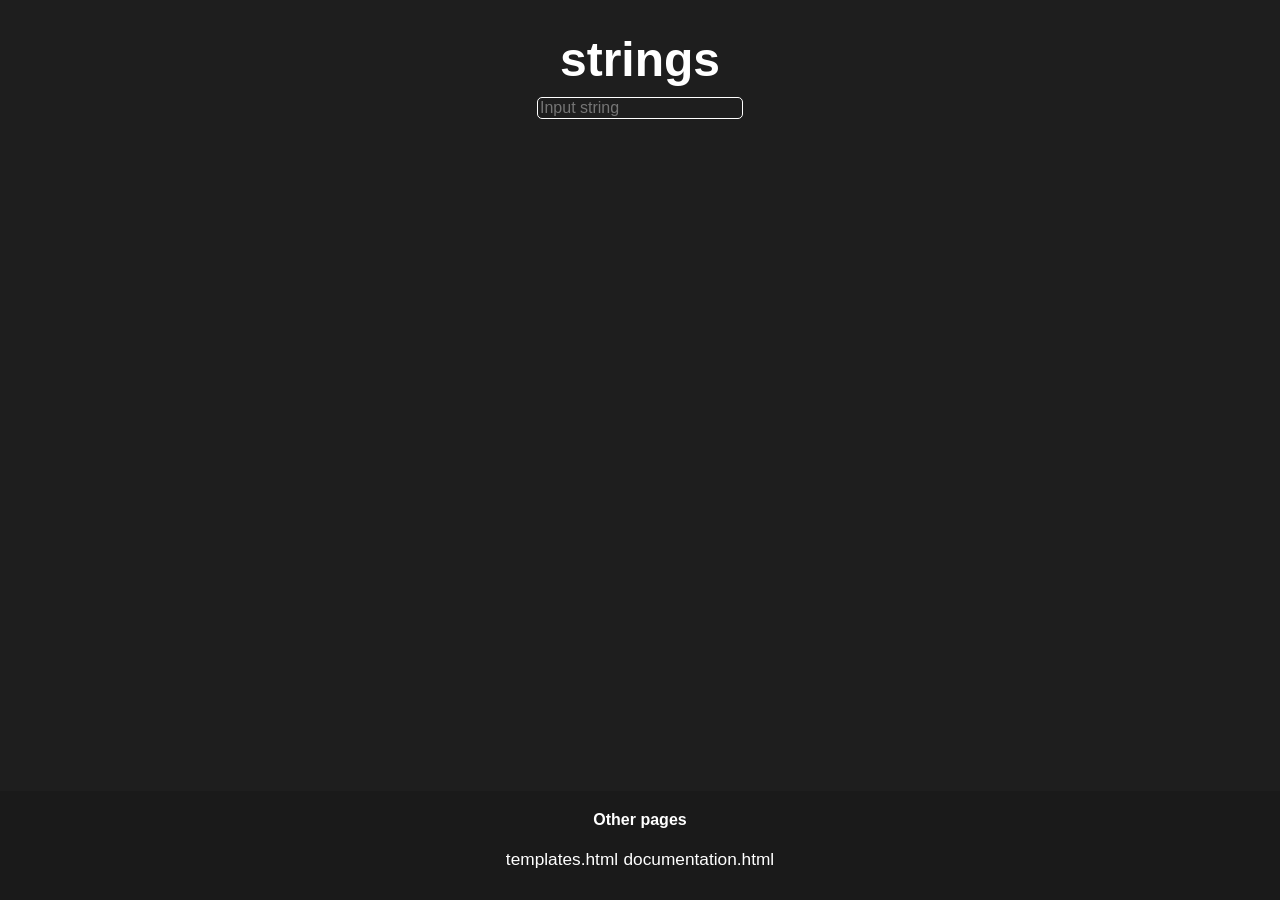
<file: index.html>
<!DOCTYPE html>
<head>
   <meta charset="UTF-8">
   <meta name="viewport" content="width=device-width, initial-scale=1.0">
   <link rel="stylesheet" href="style.css">
   <link rel="icon" type="image/x-icon" href="img/logo.png">
   <title>placeholder name</title>
</head>
<body>
    <div class="centered">
        <h1>strings</h1>
        <input id="string-input-1" placeholder="Input string"></input><br>
        <!-- <button onclick="formatString()">Submit</button> -->

        <div id="string-output-1"></div>
        <p id="first-str-display"></p>
        <div id="string-input-container-2"></div>
        <div id="string-output-2"></div>
    </div>


    <footer style="bottom: 0px">
        <div class="footer-content">
            <strong>Other pages</strong><br>
            <p>
                <a href="templates.html" class="footer-link" target="_blank">templates.html</a>
                <a href="documentation.html" class="footer-link" target="_blank">documentation.html</a>
            </p>
        </div>
    </footer>

    <script src="stringFunctions.js"></script>
    <script src="index.js"></script>

</body>
</html>
</file>
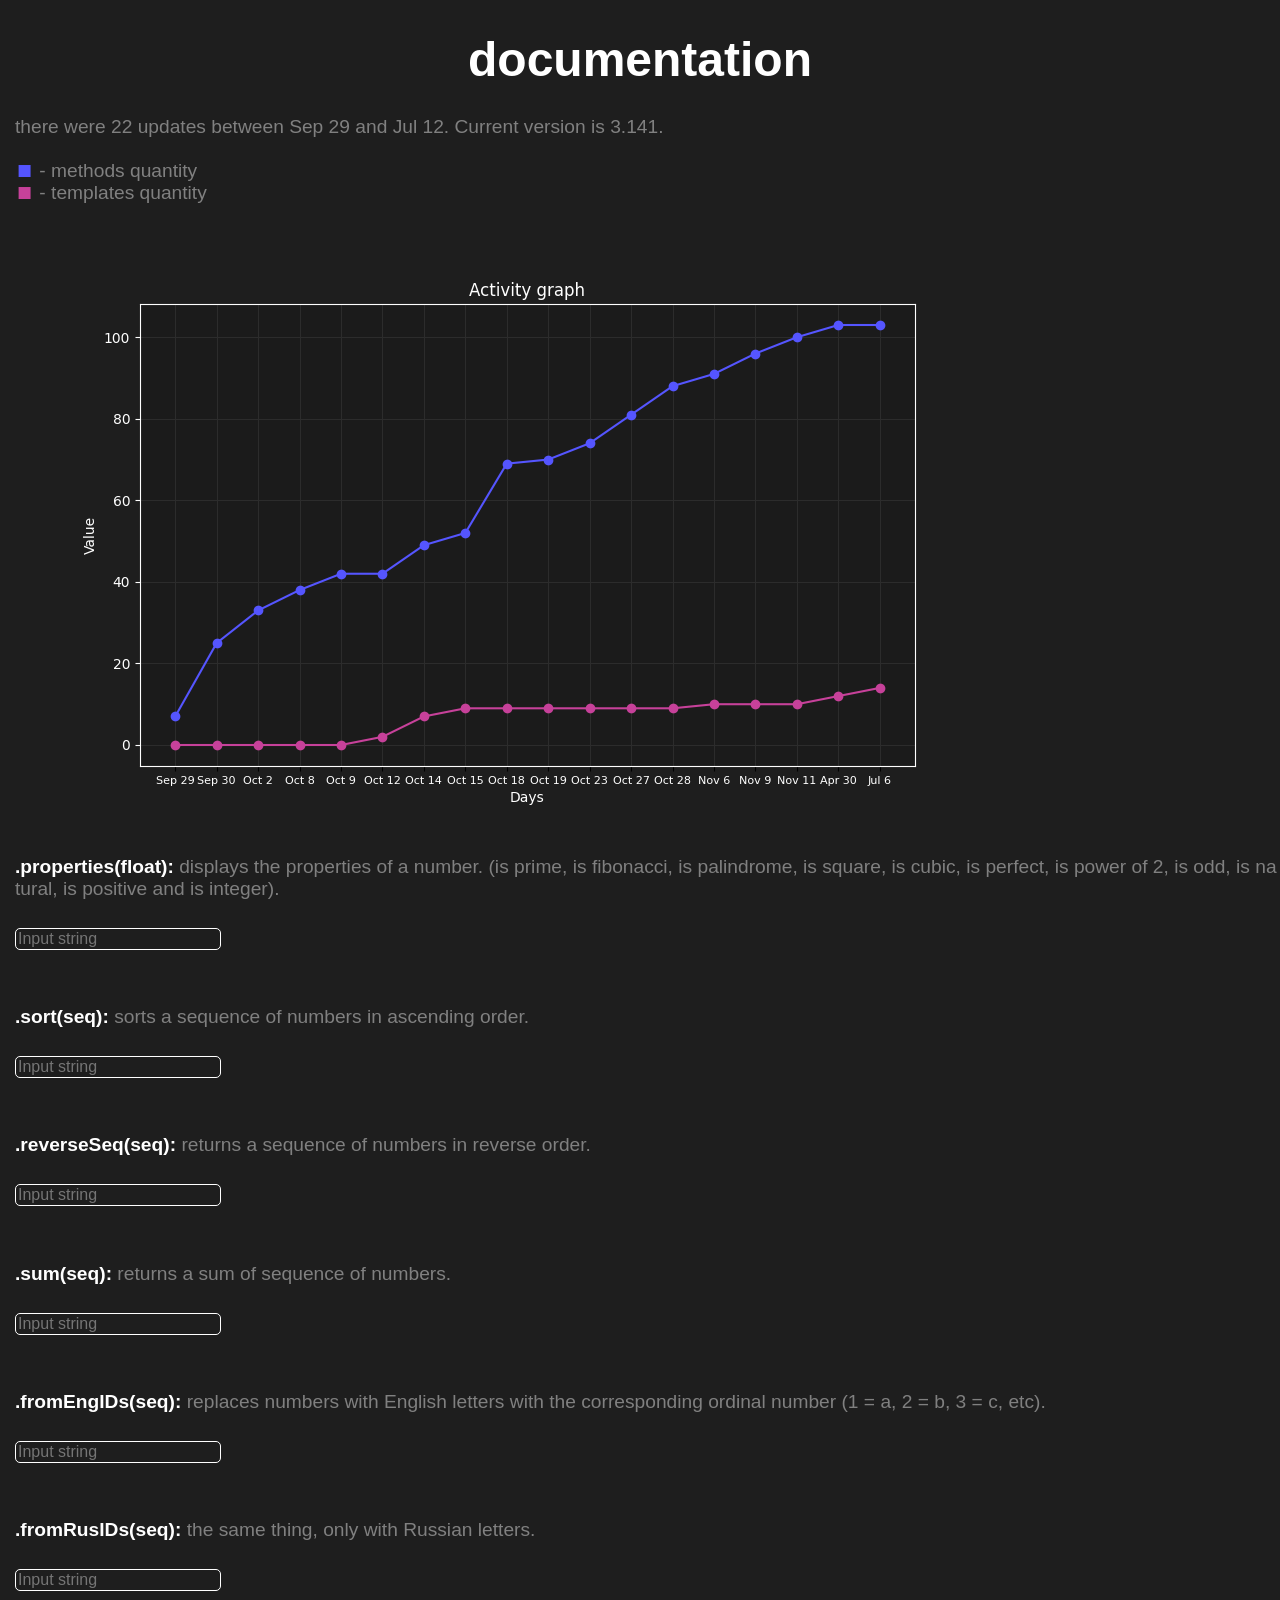
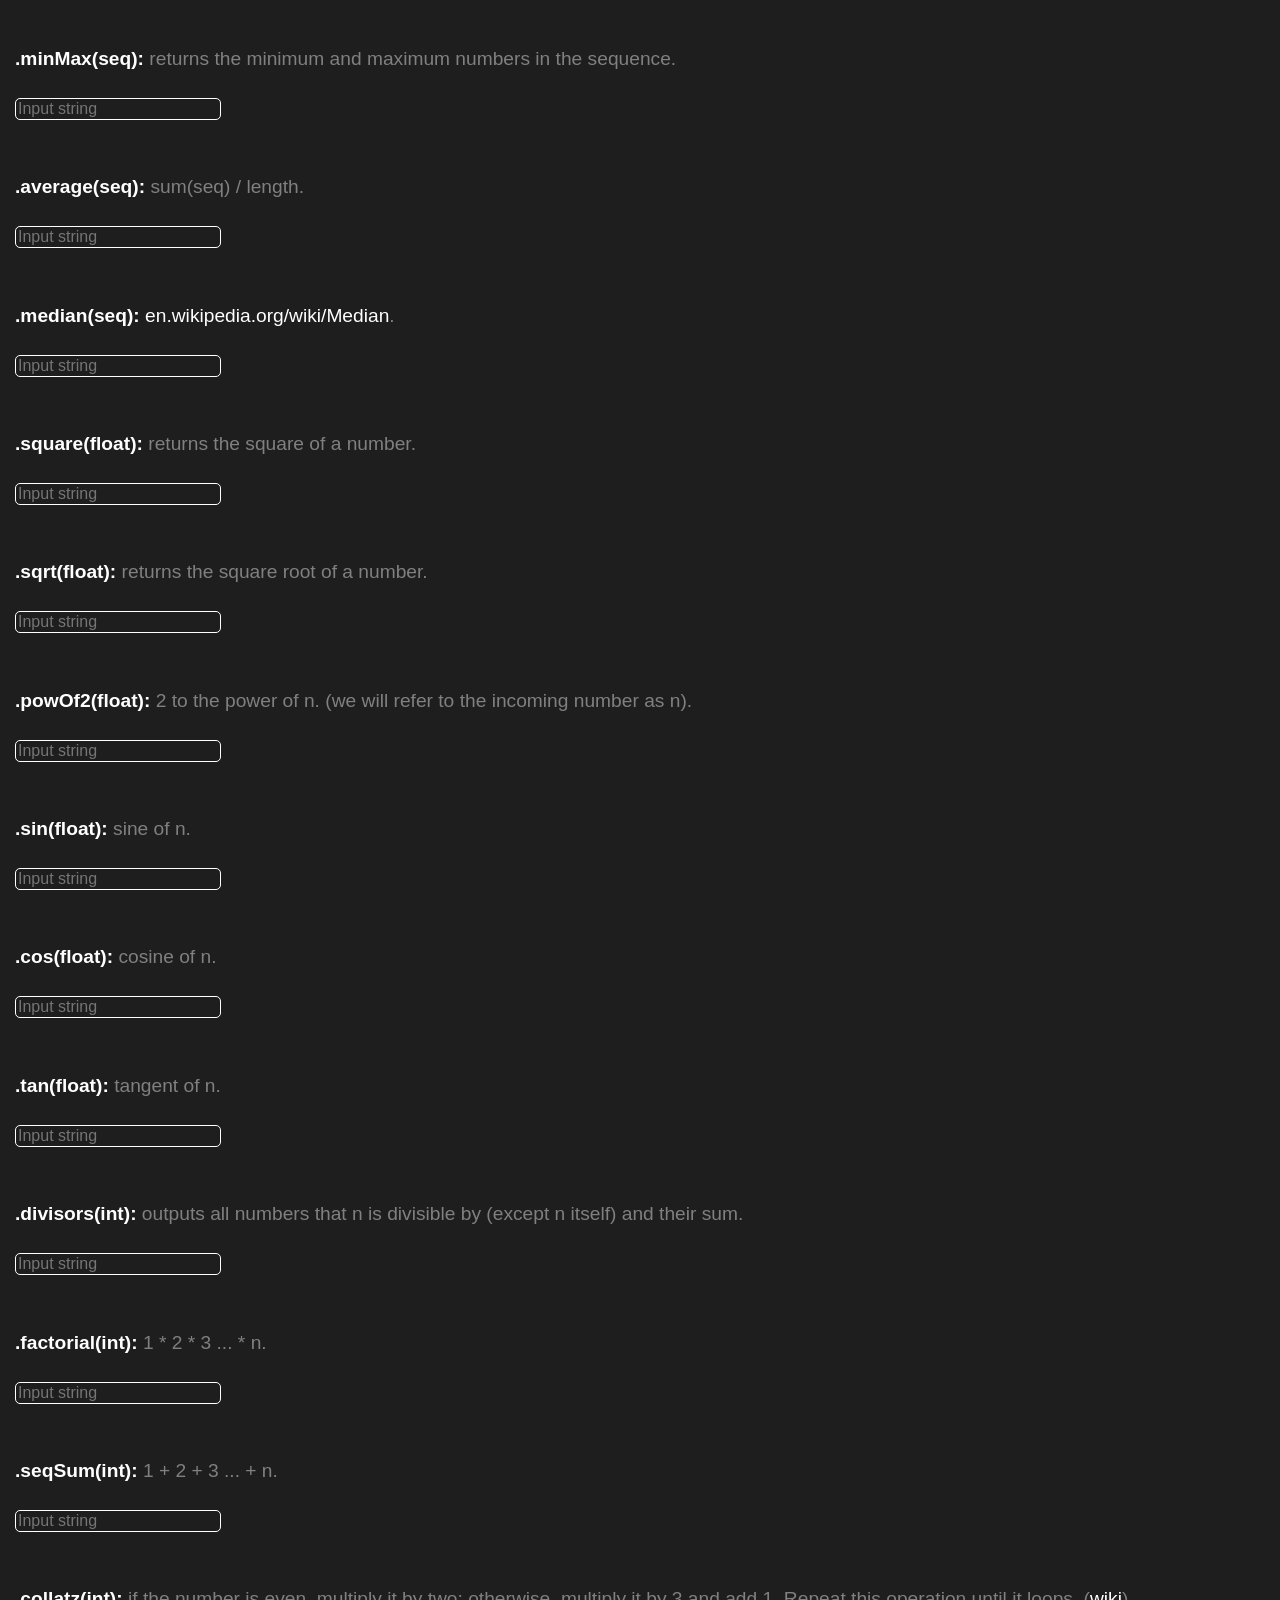
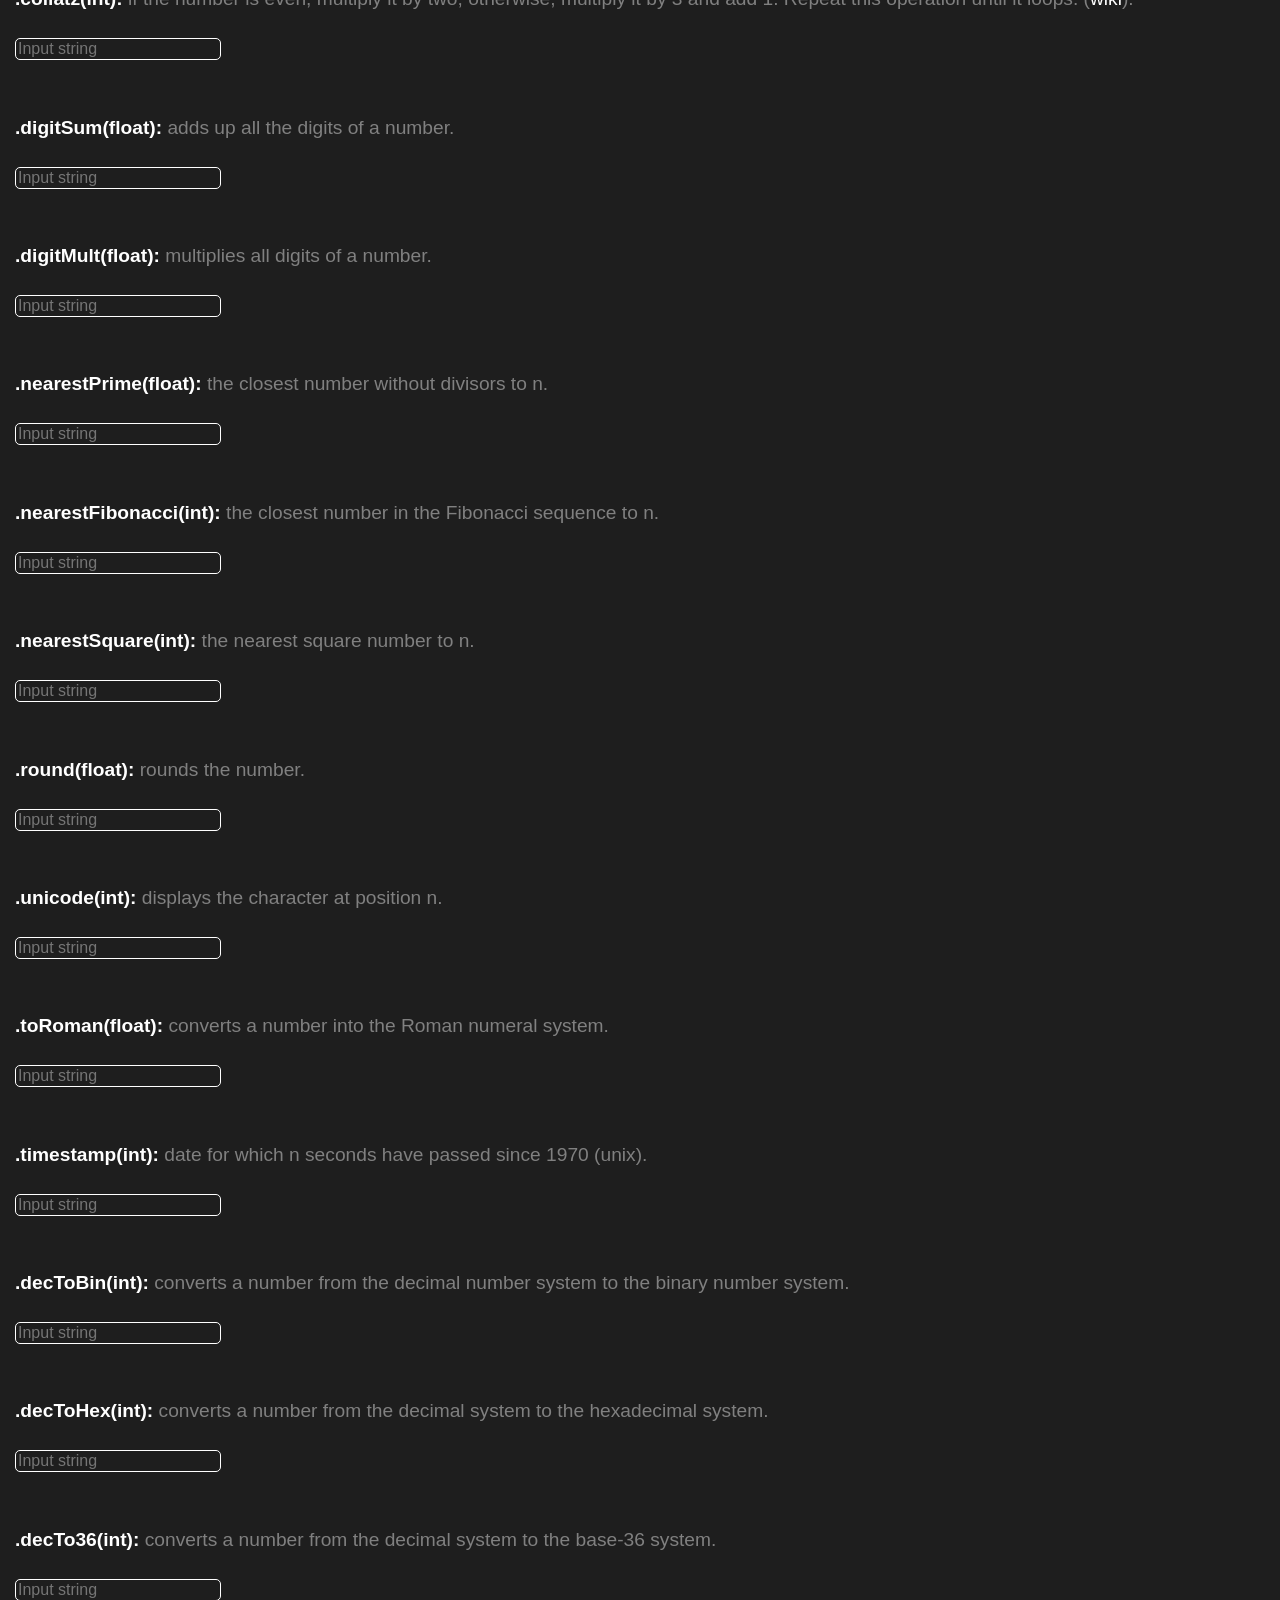
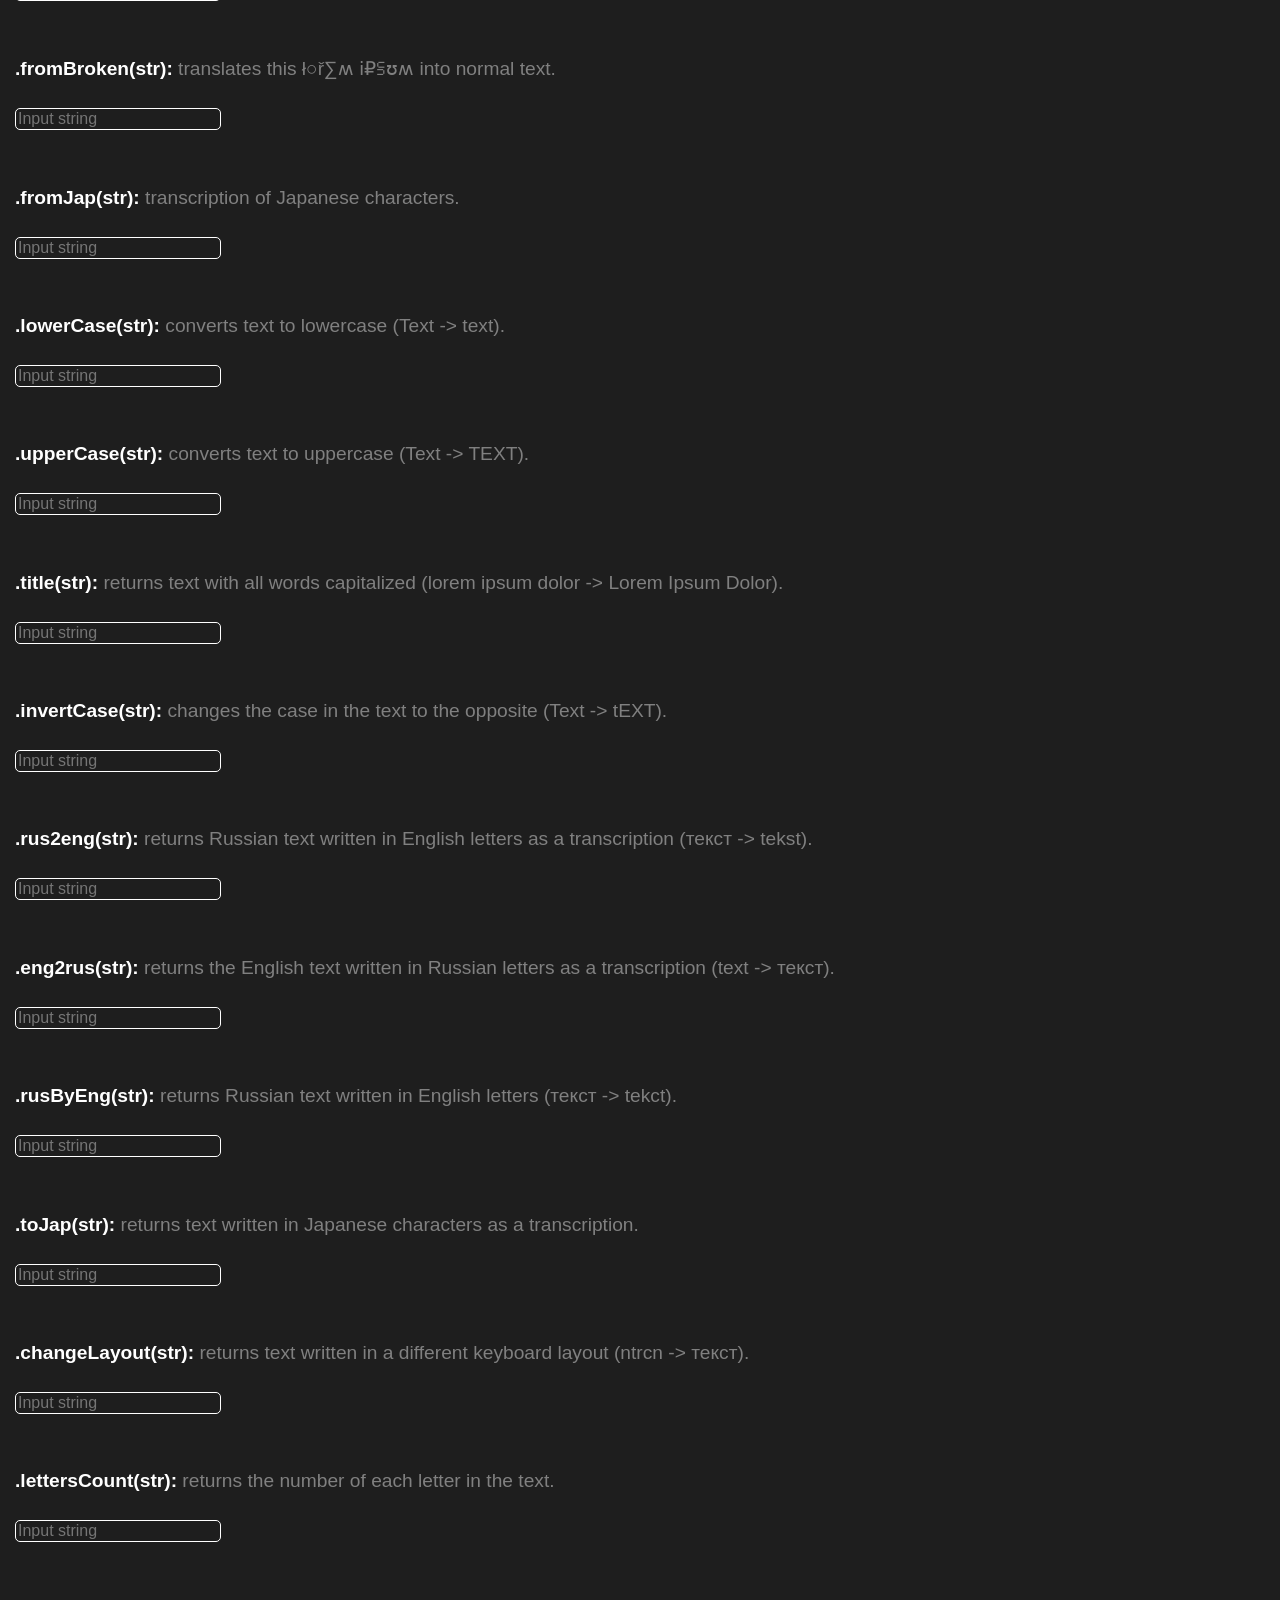
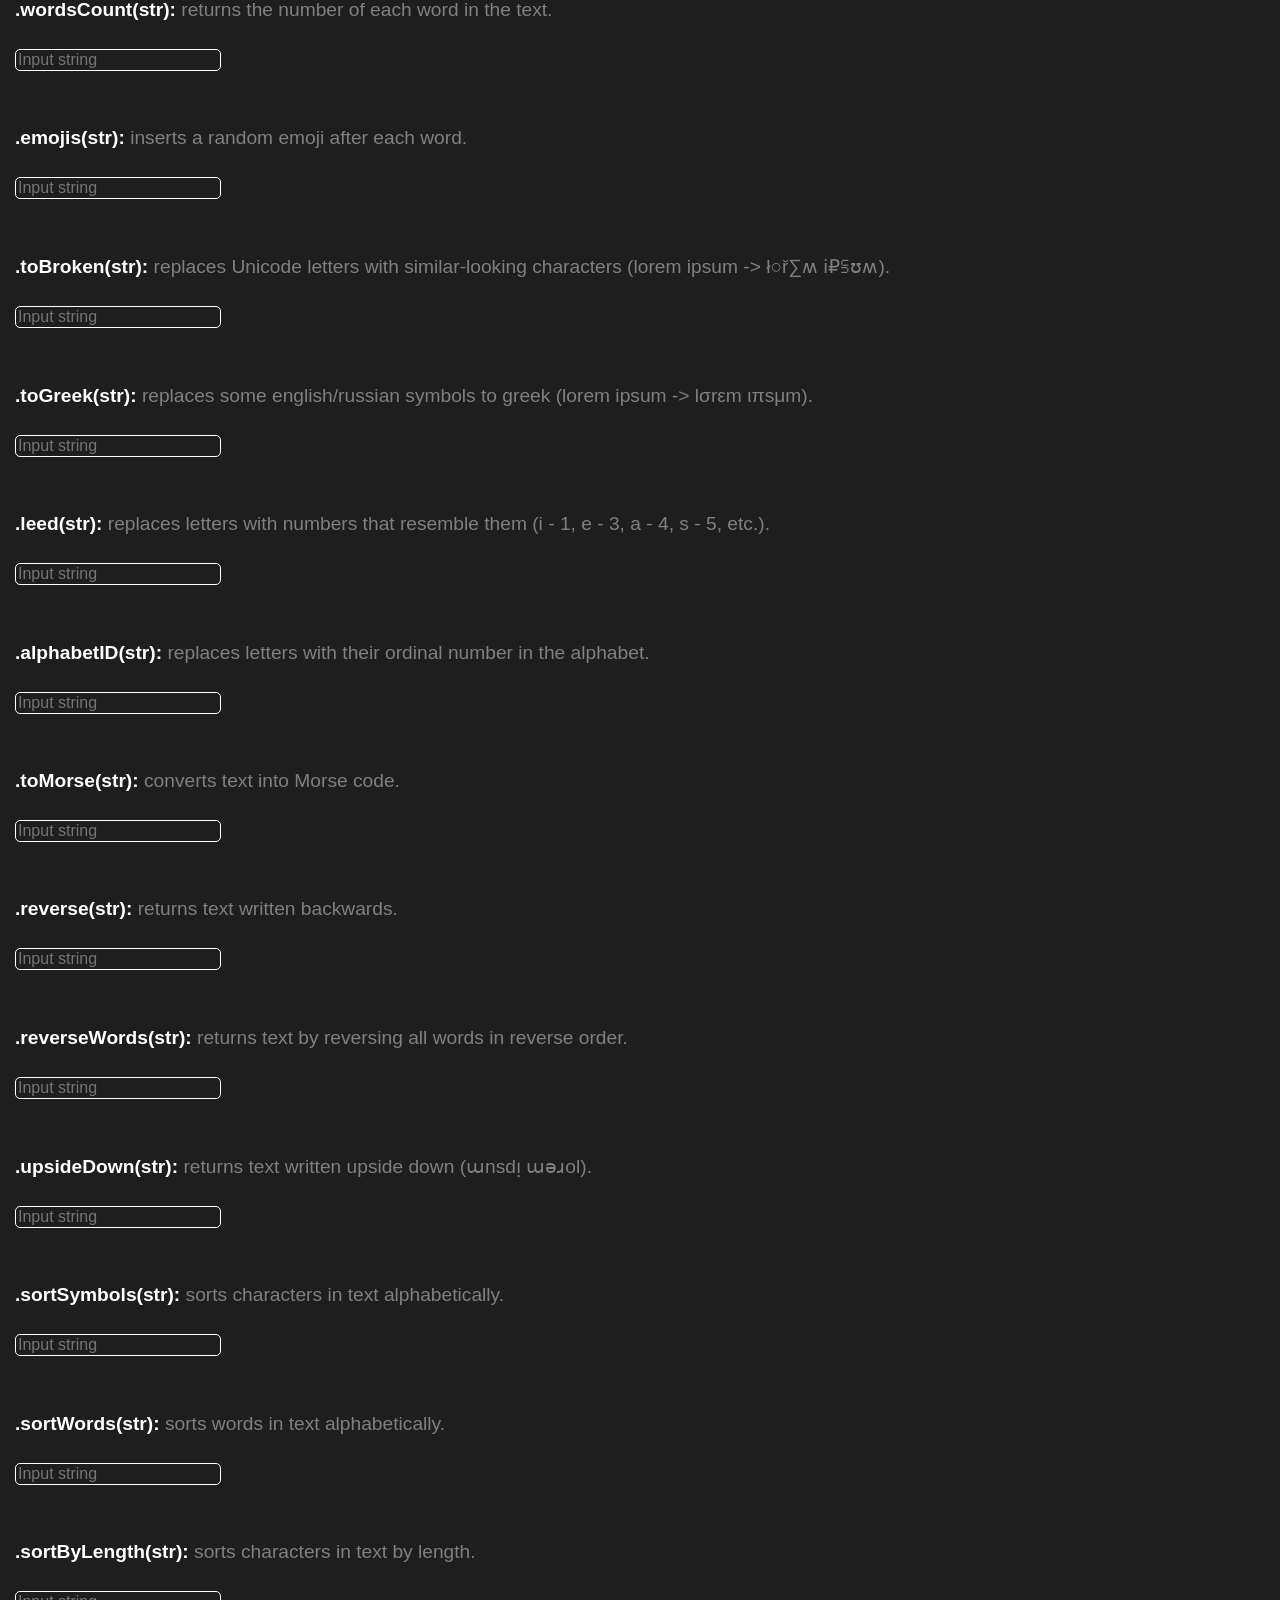
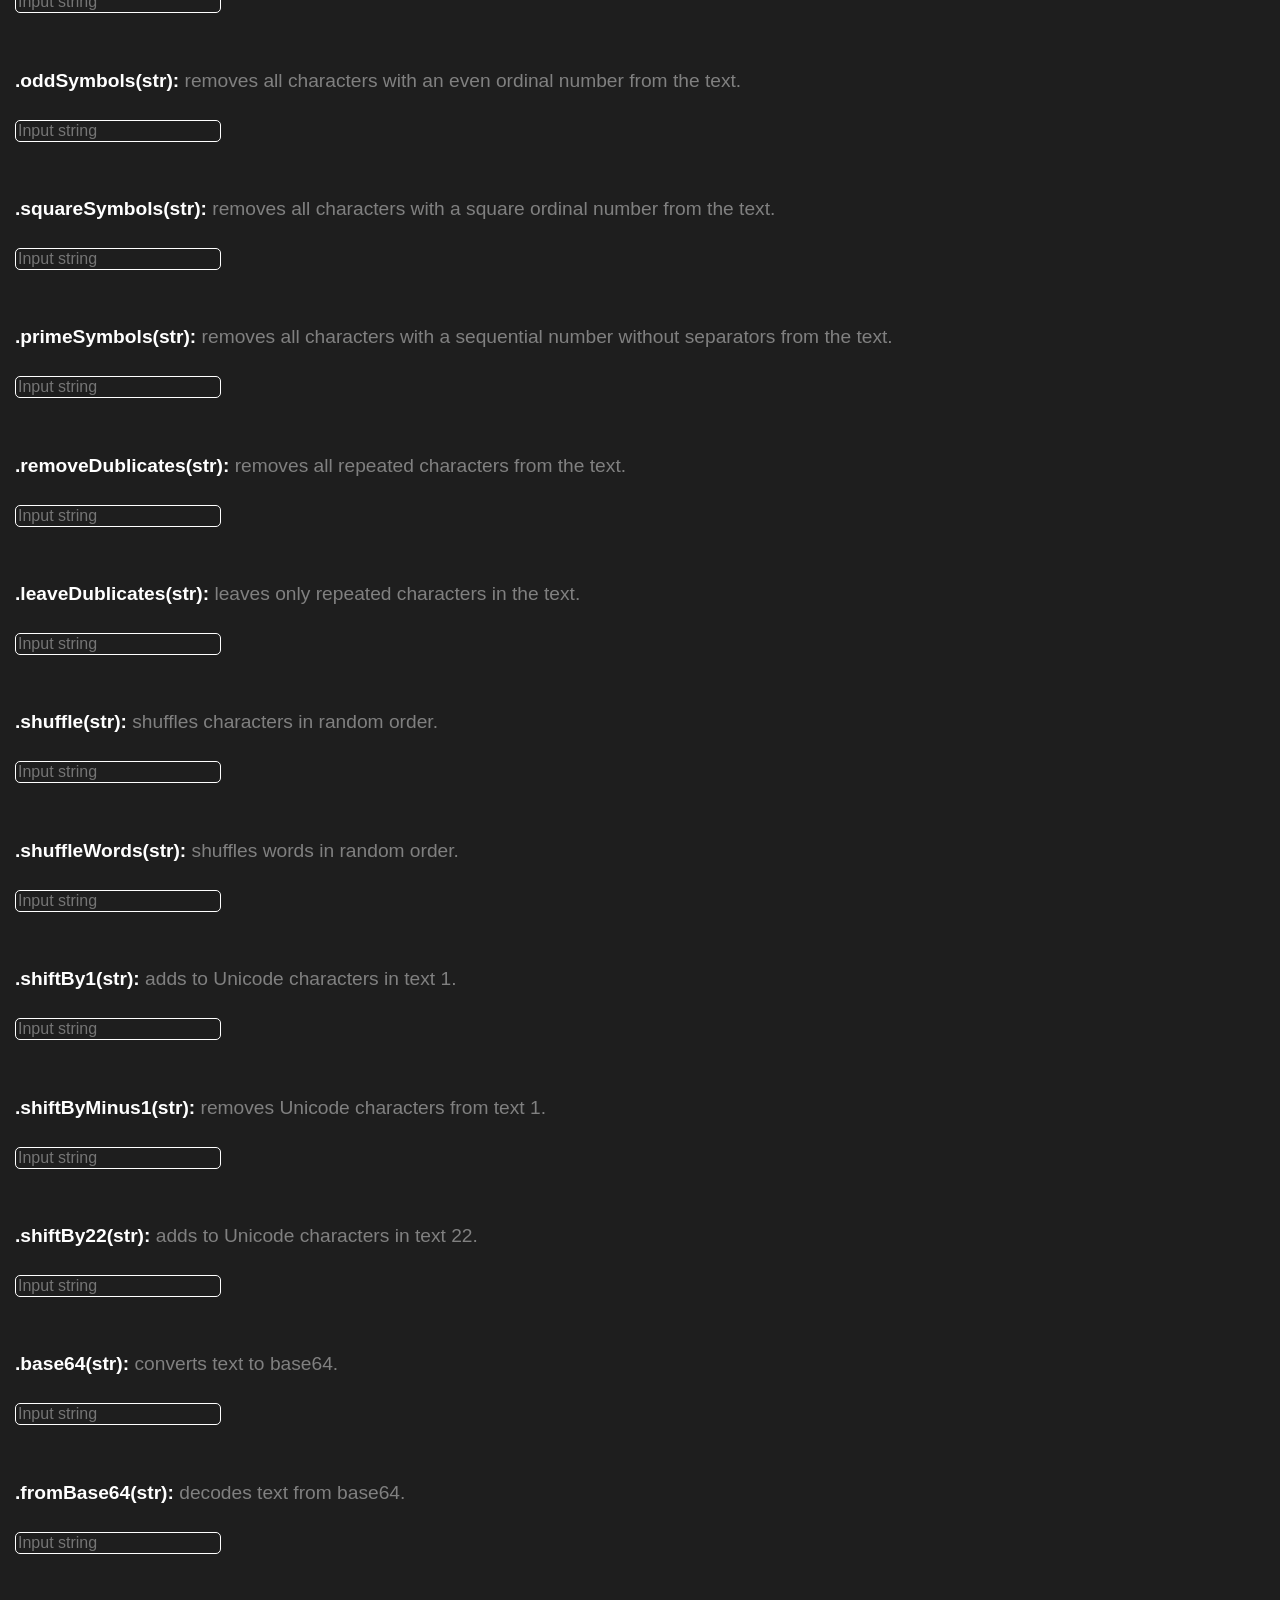
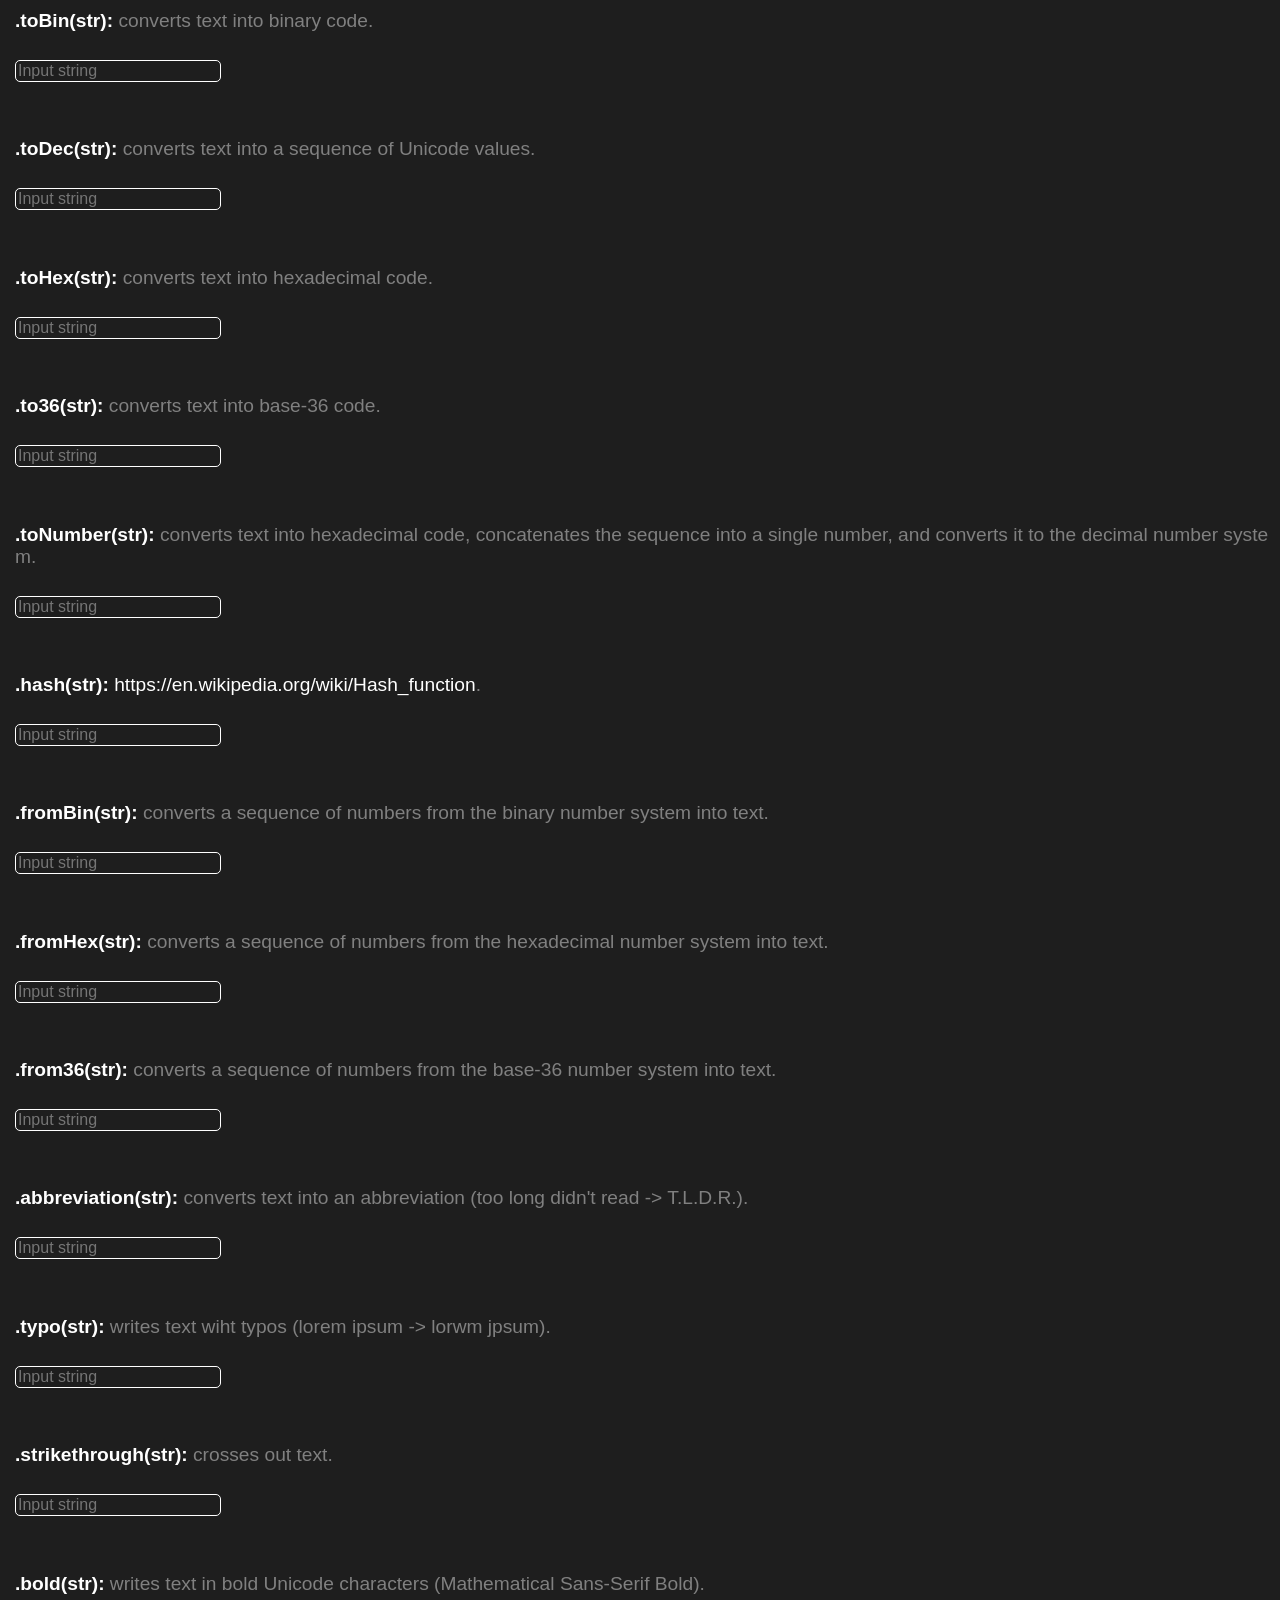
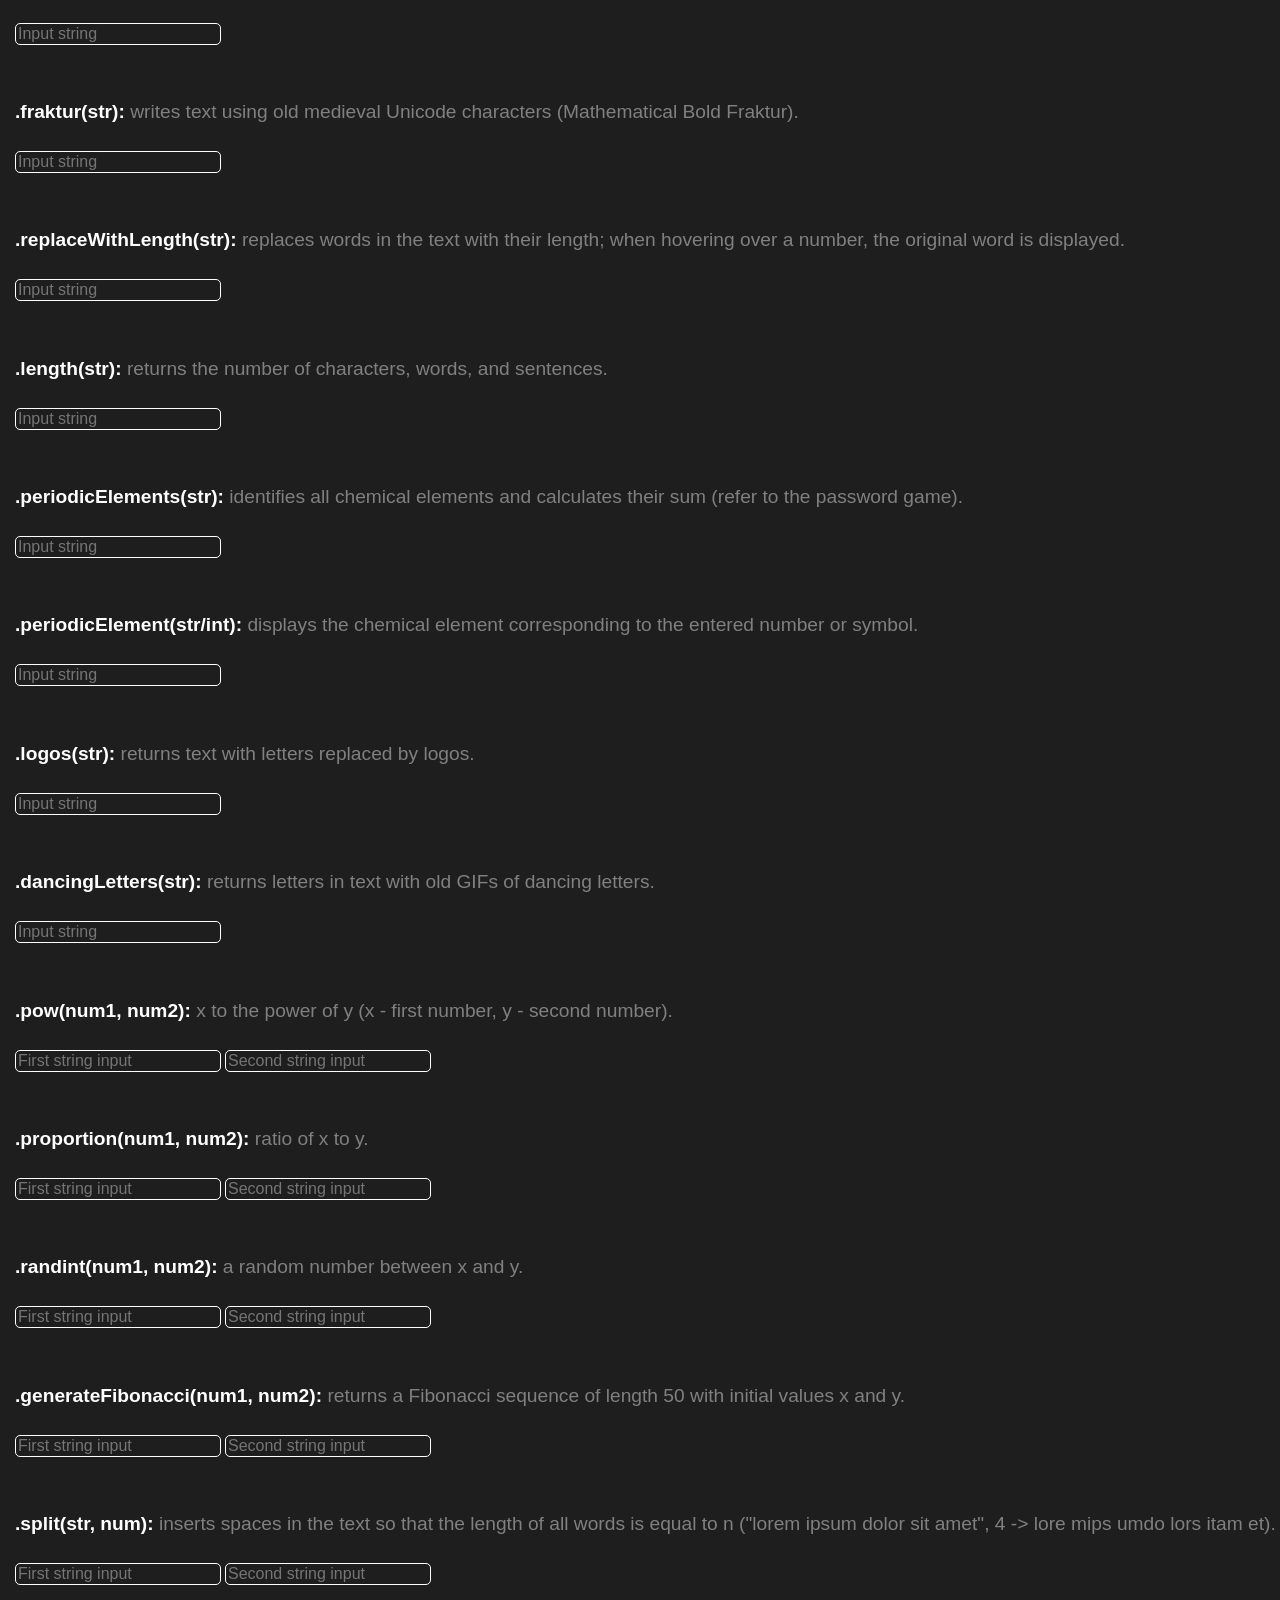
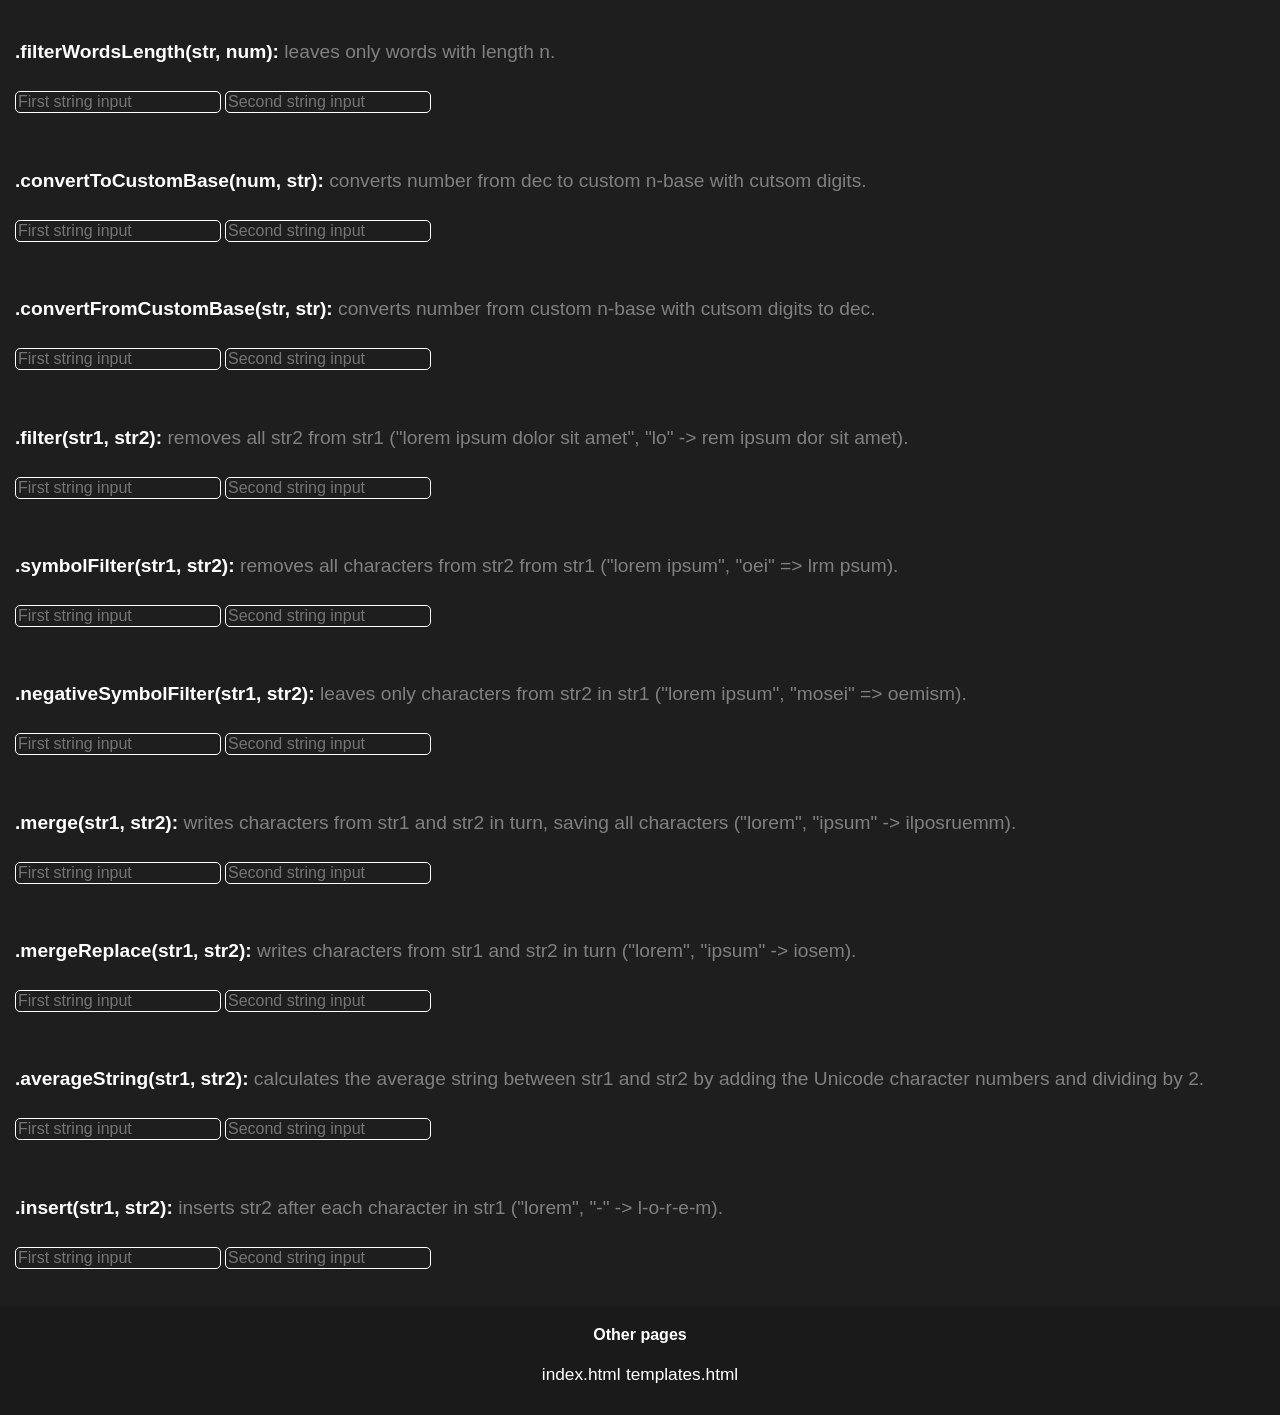
<file: documentation.html>
<!DOCTYPE html>
<head>
   <meta charset="UTF-8">
   <meta name="viewport" content="width=device-width, initial-scale=1.0">
   <link rel="stylesheet" href="style.css">
   <link rel="icon" type="image/x-icon" href="img/logo.png">
   <title>placeholder name</title>
</head>
<body>
    <div class="centered">
        <h1>documentation</h1>
    </div>

    <div id="info" style="margin-left: 15px;"></div>
    <div id="content" style="margin-left: 15px;"></div>

    <footer style="bottom: 0px">
        <div class="footer-content">
            <strong>Other pages</strong><br>
            <p>
                <a href="index.html" class="footer-link" target="_blank">index.html</a>
                <a href="templates.html" class="footer-link" target="_blank">templates.html</a>
            </p>
        </div>
    </footer>

    <script src="stringFunctions.js"></script>
    <script src="documentation.js"></script>

</body>
</html>
</file>
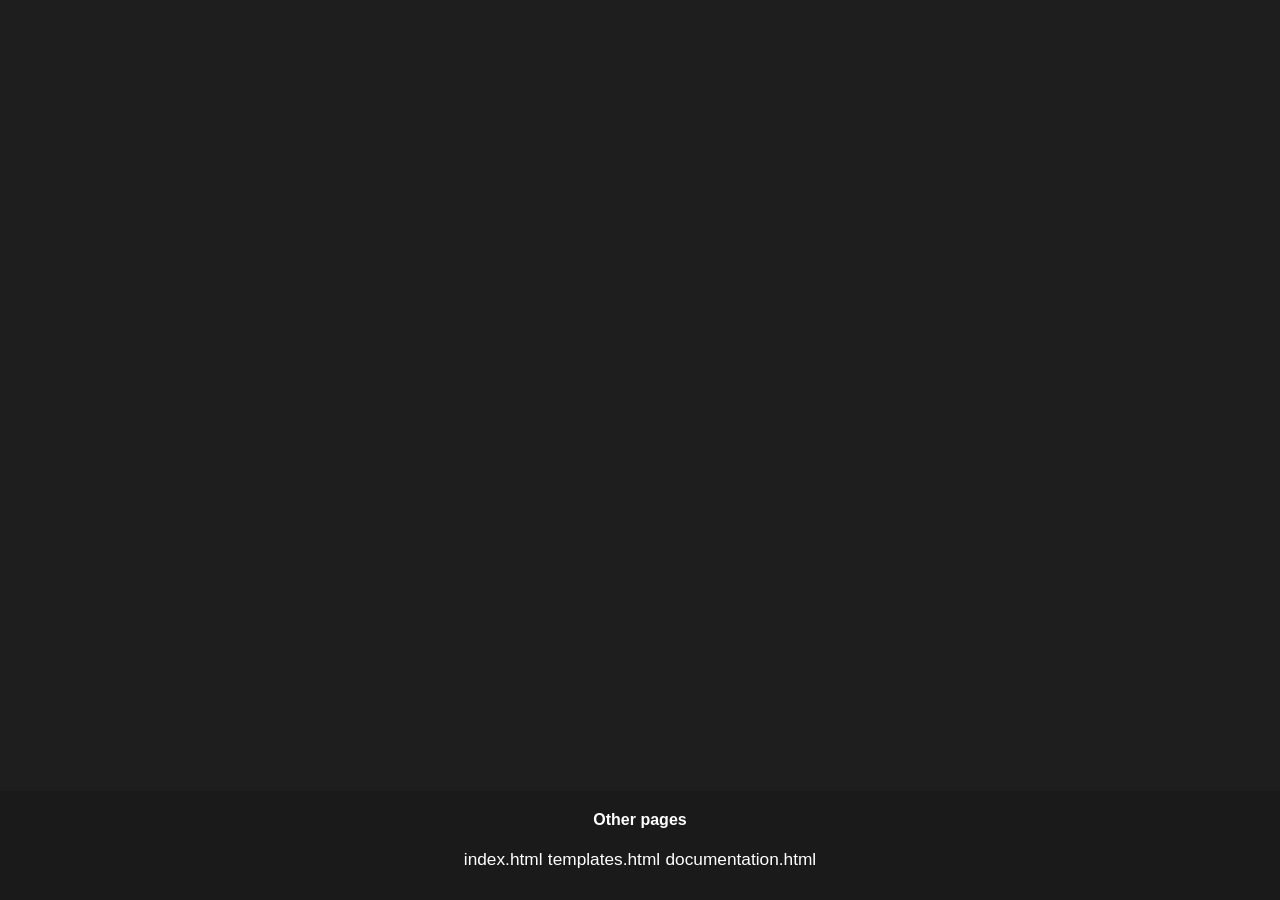
<file: single.html>
<!DOCTYPE html>
<head>
   <meta charset="UTF-8">
   <meta name="viewport" content="width=device-width, initial-scale=1.0">
   <link rel="stylesheet" href="style.css">
   <link rel="icon" type="image/x-icon" href="img/logo.png">
   <title>placeholder name</title>
</head>
<body>
    <div id="title" class="centered">
        <h1 id="function-name"></h1>
    </div>

    <div id="content" class="centered"></div>

    <footer style="bottom: 0px">
        <div class="footer-content">
            <strong>Other pages</strong><br>
            <p>
                <a href="index.html" class="footer-link" target="_blank">index.html</a>
                <a href="templates.html" class="footer-link" target="_blank">templates.html</a>
                <a href="documentation.html" class="footer-link" target="_blank">documentation.html</a>
            </p>
        </div>
    </footer>

    <script src="stringFunctions.js"></script>
    <script src="single.js"></script>

</body>
</html>
</file>
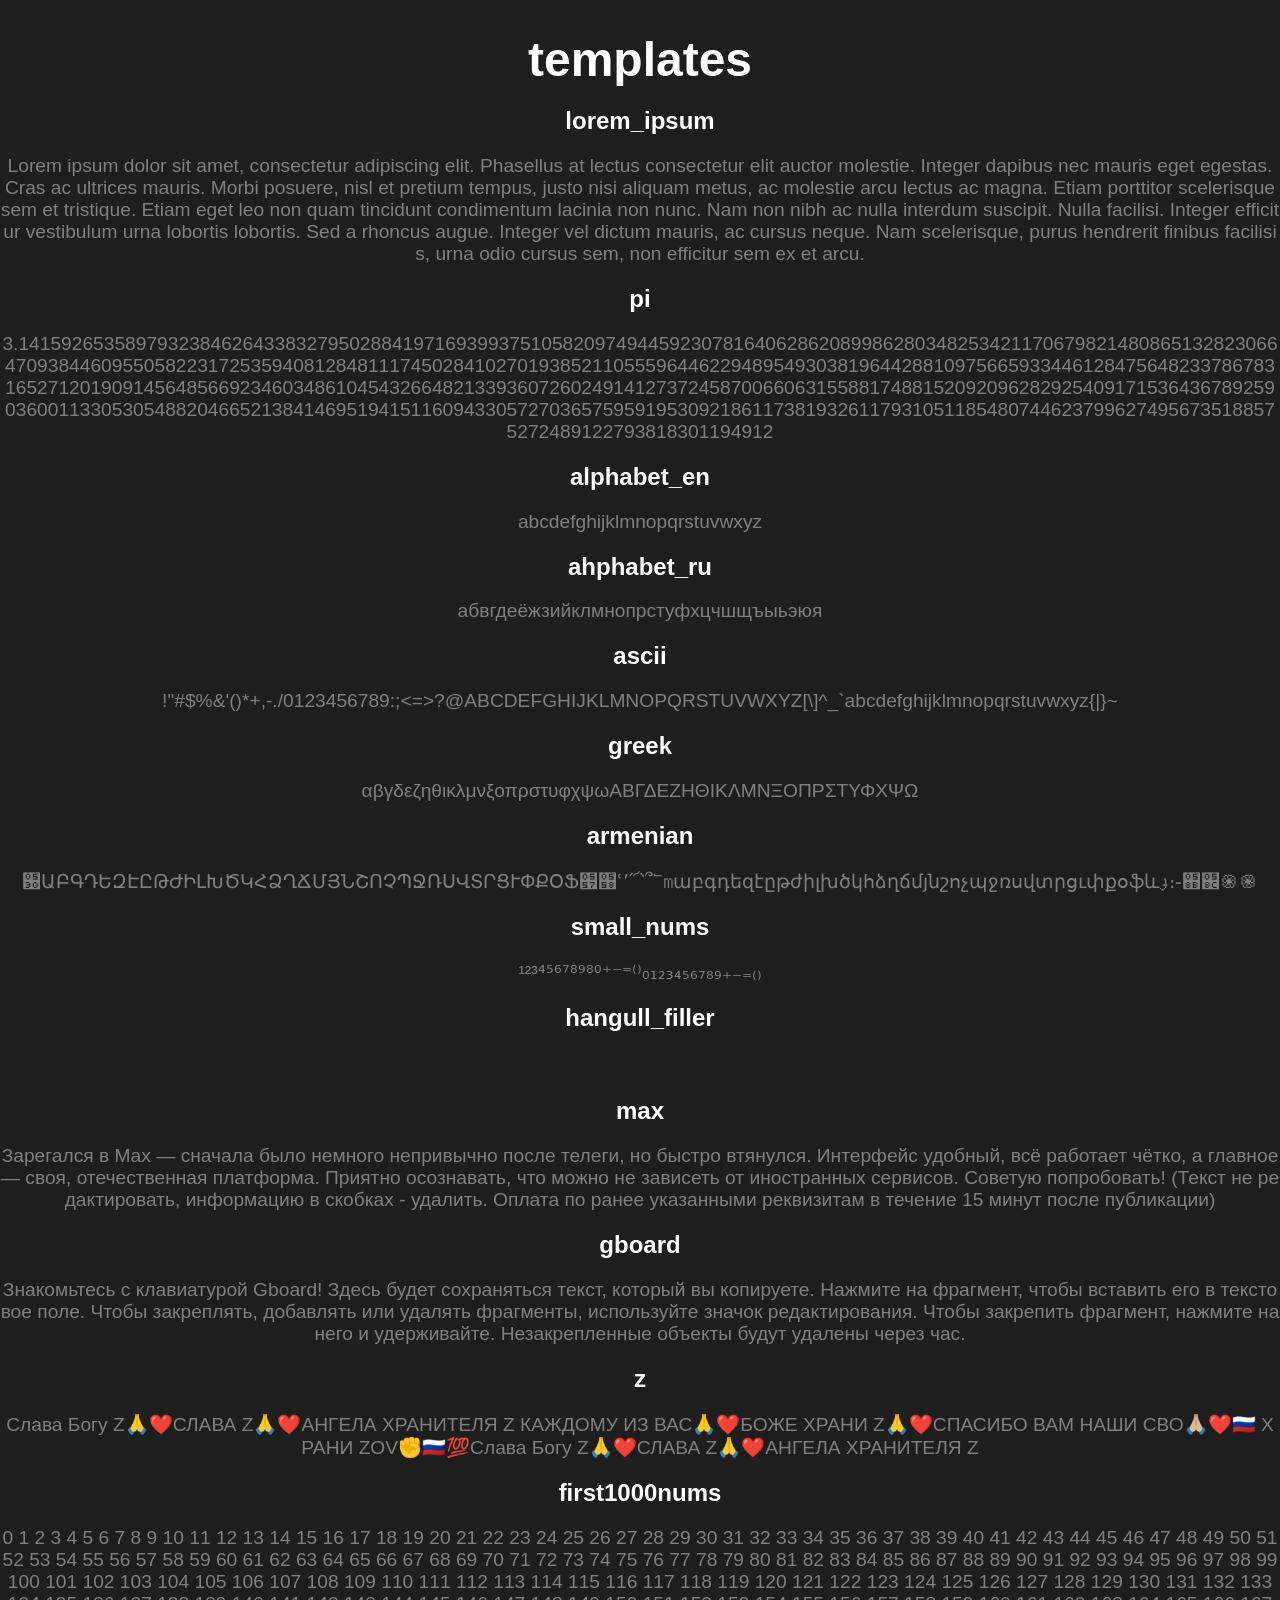
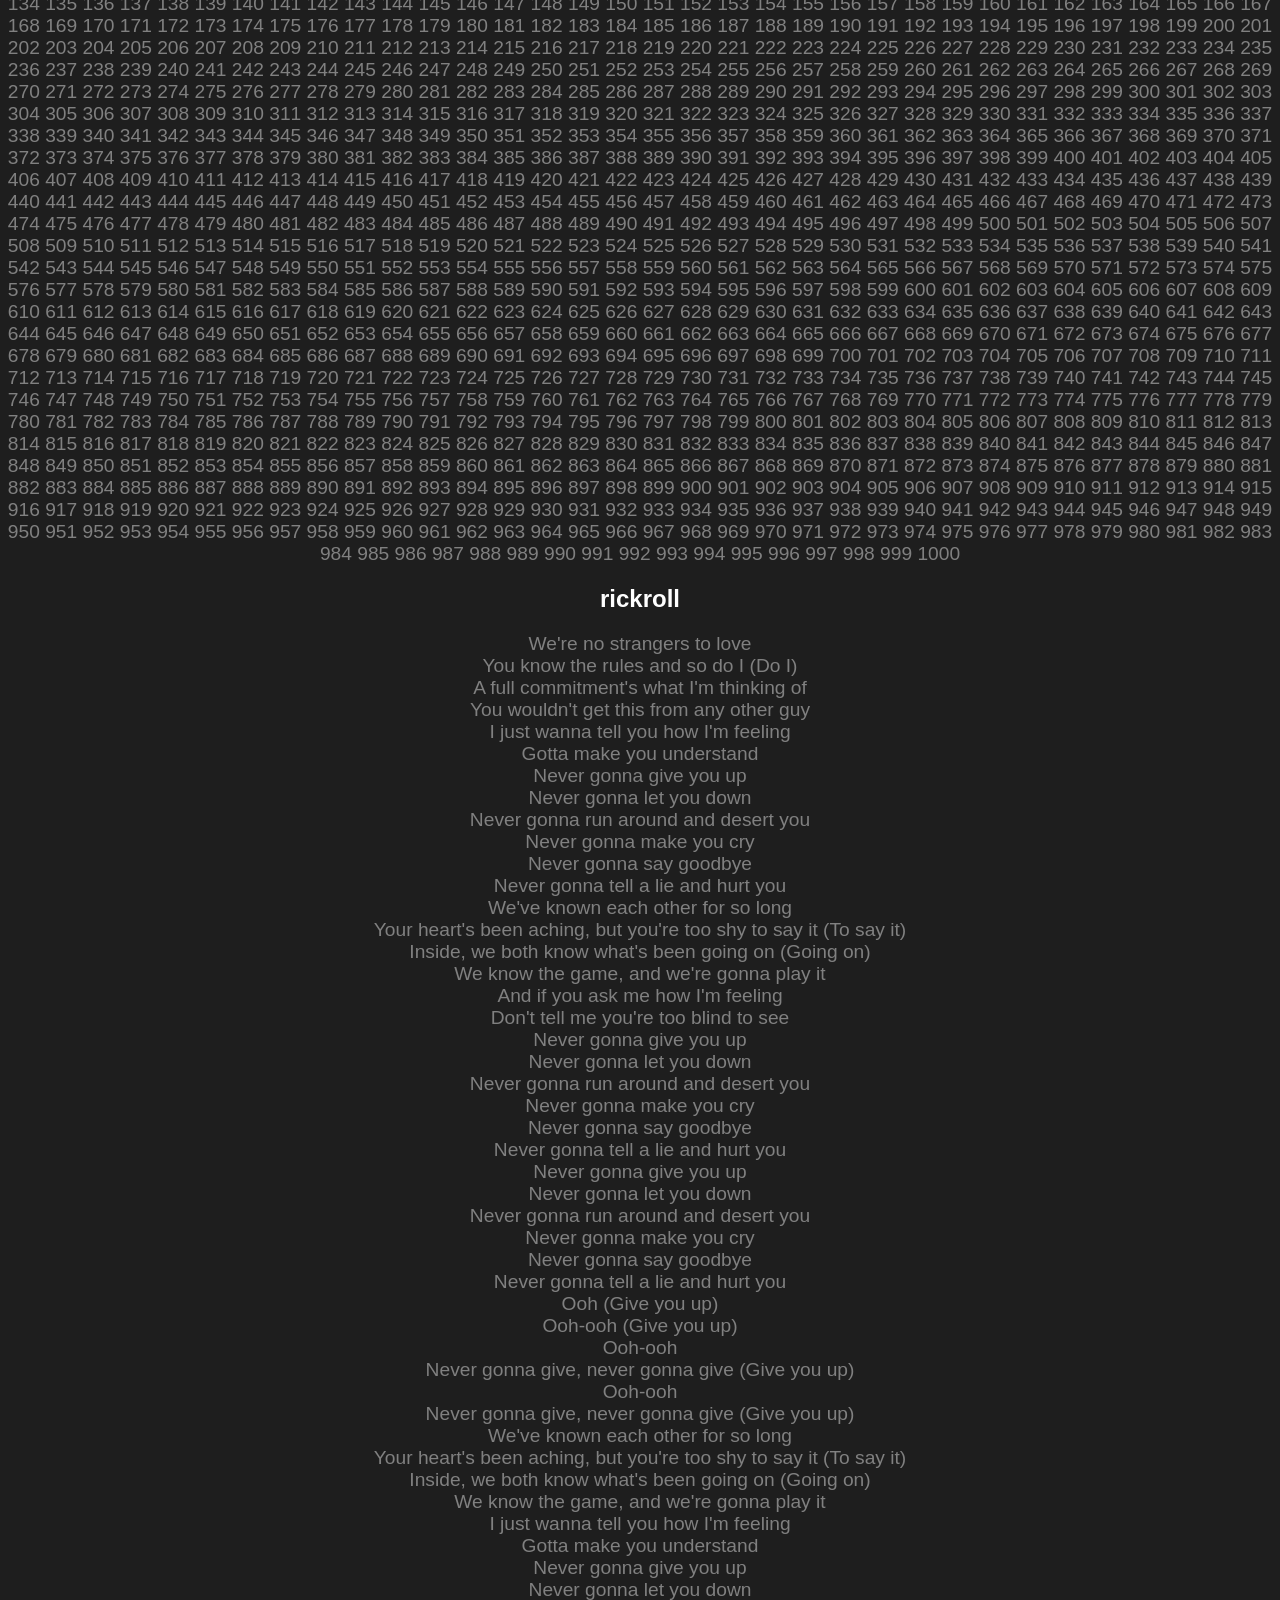
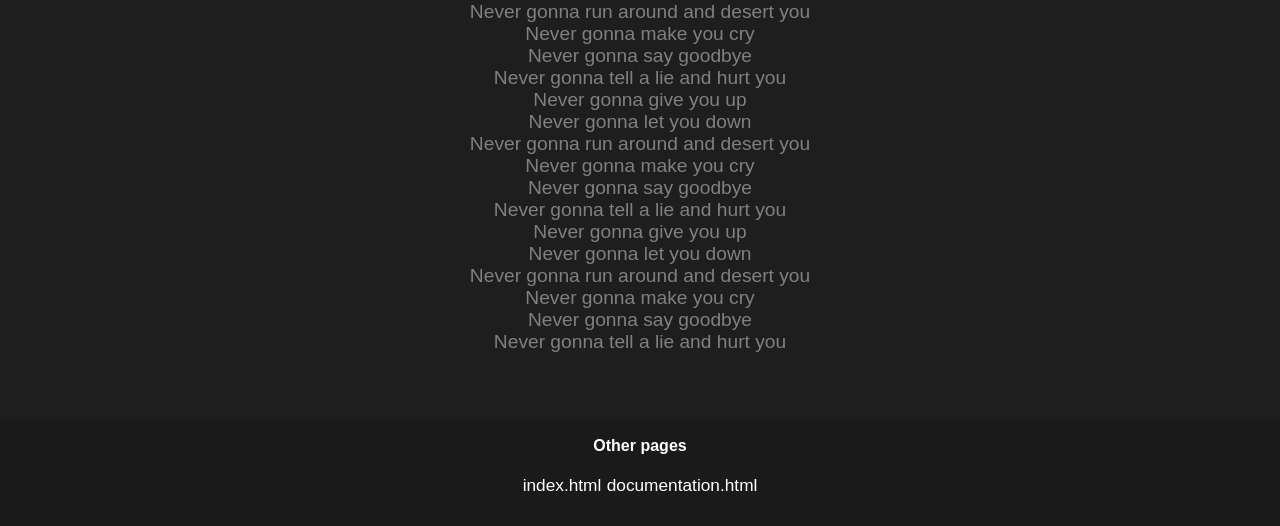
<file: templates.html>
<!DOCTYPE html>
<head>
   <meta charset="UTF-8">
   <meta name="viewport" content="width=device-width, initial-scale=1.0">
   <link rel="stylesheet" href="style.css">
   <link rel="icon" type="image/x-icon" href="img/logo.png">
   <title>placeholder name</title>
</head>
<body>
    <div class="centered">
        <h1>templates</h1>

        <div id="result"></div>
    </div><br><br><br>


    <footer style="bottom: 0px">
        <div class="footer-content">
            <strong>Other pages</strong><br>
            <p>
                <a href="index.html" class="footer-link" target="_blank">index.html</a>
                <a href="documentation.html" class="footer-link" target="_blank">documentation.html</a>
            </p>
        </div>
    </footer>

    <script src="stringFunctions.js"></script>
    <script src="templates.js"></script>

</body>
</html>
</file>
<file: style.css>
body{
  background-color: #1e1e1e;
}

.centered{
  text-align: center;
}

.footer-link{
  font-size: 0.9em;
}

p{
  color: #808080;
  font-size: 1.2em;
  margin-bottom: 10px;
  word-break: break-all;
}

.spaces{
  white-space: pre-wrap;
}

p, a, b, strong, h1, h2, h3{
  font-family: Arial;
  word-break: break-all;
  text-decoration: none;
  
}

.red{
  color: hsl(0, 50%, 45%);
}

.green{
  color: hsl(120, 50%, 45%);
}

.gray{
  color: #808080;
}

a, b, h1, h2, h3{
  color: #ffff;
}

h1{
  font-size: 3em;
  margin-bottom: 10px;
}

h3{
  font-size: 2em;
  margin-bottom: 10px;
}

input, textarea{
  background-color: #1e1e1e;
  color: #ffff;
  border: solid;
  border-width: 1.5px;
  border-radius: 5px;
  font-family: Arial;
  font-size: 1em;
  width: 200px;
}

textarea {
  background-color: #1a1a1a;
  width: 350px;
  height: 150px;

}

button{
  margin: 15px;
  color: #ffffff;
  background-color: #1b1b1b;
  border: #ffffff solid 2.5px;
  font-size: 1em;
  padding: 8px 8px;
  border-radius: 5px;
  cursor: pointer;
  transition: 0.2s ease-in-out;
}

button:hover{
  color: #1b1b1b;
  background-color: #ffff;
  border-color: #ffff;
}

/* footer */
/* from hexique.github.io/gdls */

body {
  margin: 0;
  padding: 0;
  min-height: 100vh;
  display: flex;
  flex-direction: column;
  position: relative;
}

main {
  flex: 1;
  padding-bottom: 80px;
}

footer {
  background-color: rgba(0, 0, 0, 0.15);
  color: white;
  text-align: center;
  padding: 20px 0;
  width: 100%;
  position: fixed;
  bottom: 0;
  left: 0;
  z-index: 100;
  box-sizing: border-box;
}

footer {
  background-color: rgba(0, 0, 0, 0.15);
  color: white;
  text-align: center;
  padding: 20px 0;
  width: 100%;
  margin-top: auto;
  box-sizing: border-box;
  margin-top: auto;
  position: static;
}

ul, ol, li {
  color: white
}
</file>
